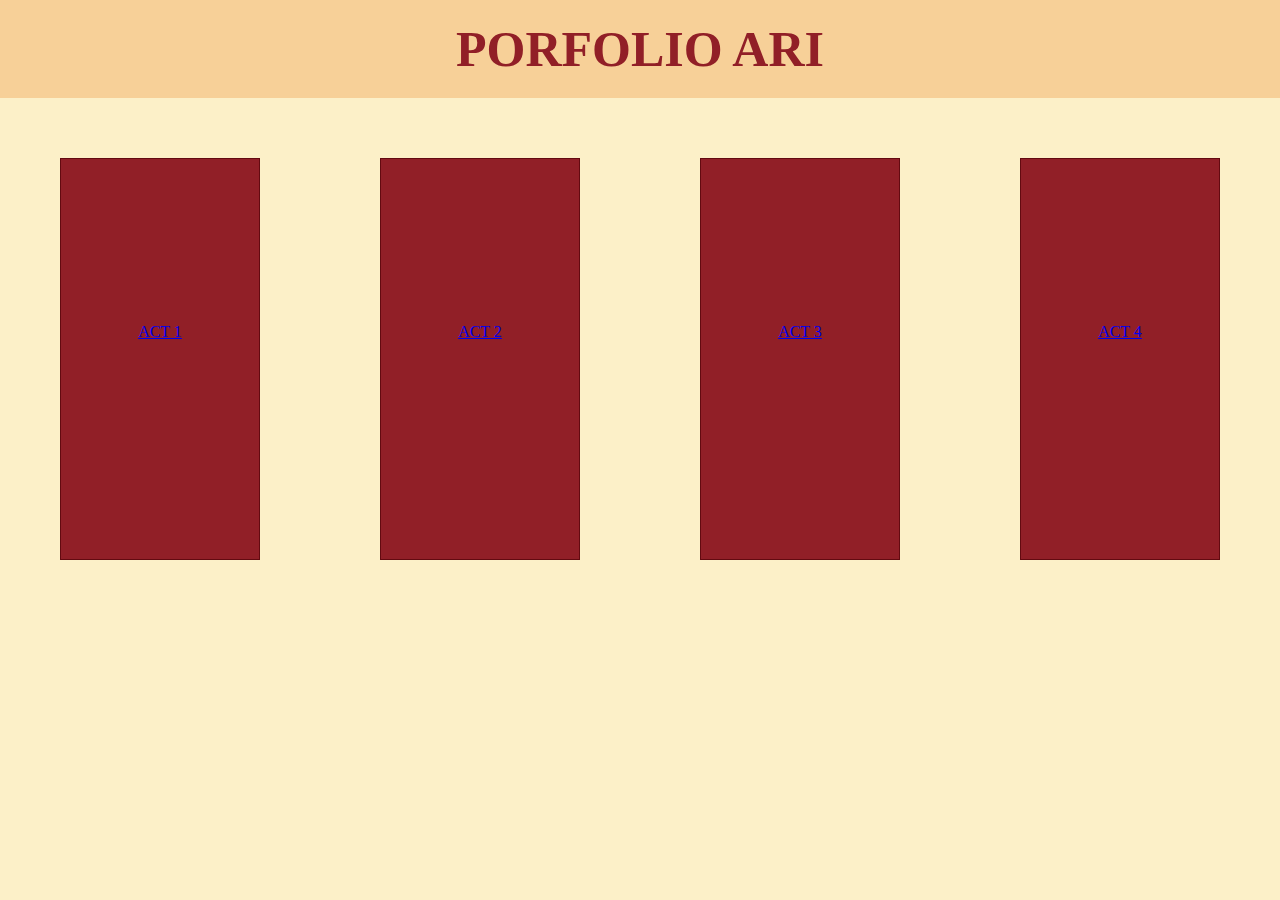
<file: index.html>
<!DOCTYPE html>
<html>
<head>
    <meta charset="UTF-8">
    <meta lang="en">
    <meta name="Ari">
    <title>Porfolio</title>
    <link rel="stylesheet" href="estilos.css">
</head>
<body>
    <header>
        <h1>PORFOLIO ARI</h1>
      </header>
      <div class="contenedor">
          
          <div class="cuadrado">
          <a href="Actividad 3/index.html" target="blank"<p>ACT 1</p></a>
        </div>  
    
         <div class="cuadrado">
          <a href="actividad 4/index.html"target="blank"<p>ACT 2</p></a>
        </div>

         <div class="cuadrado">  
          <a href="actividad 6/index.html"target="blank"<p>ACT 3</p></a>
        </div>

            <div class="cuadrado">
          <a href="semafor_gomez/index.html" target="blank"<p>ACT 4</p></a>
        </div>
      </div>
       
      </div>
    
</body>
</html>
</file>
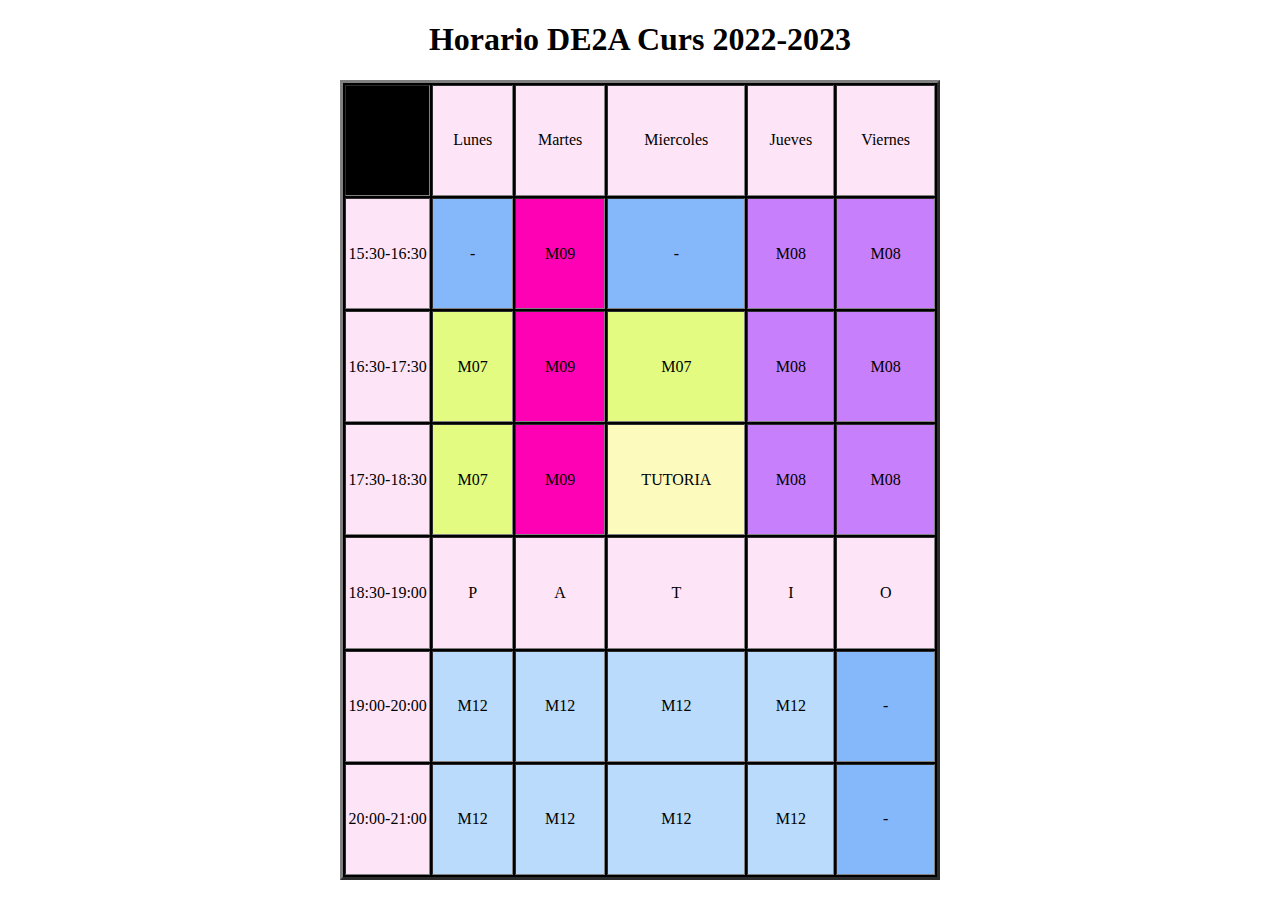
<file: Actividad 3/index.html>
<!DOCTYPE html>
<html>
  <head>
    <meta charset="utf-8">
    <meta lang="en" dir="ltr">
    <meta name="Ari">
    <title>Mi Horario de clase</title>
  </head>

  <body>
    <h1 align="center">Horario DE2A Curs 2022-2023</h1>

    <table border="3px" align="center" bgcolor="#"
    width="600px" height="800px">

        <th>
        <td  align="center" bgcolor="#FEE4F7" width="20px"height="20px">Lunes</td>
        <td align="center" bgcolor="#FEE4F7" width="20px"height="20px">Martes</td>
        <td align="center" bgcolor="#FEE4F7" width="20px"height="20px">Miercoles</td>
        <td align="center" bgcolor="#FEE4F7" width="20px"height="20px">Jueves</td>
        <td align="center" bgcolor="#FEE4F7" width="20px"height="20px">Viernes</td>

        <tr>
        <td align="center" bgcolor="#FEE4F7" width="20px"height="20px">15:30-16:30</td>
        <td align="center" bgcolor="#85B7FB" width="20px"height="20px">-</td>
        <td align="center" bgcolor="#FE01B5" width="20px"height="20px">M09</td>
        <td align="center" bgcolor="#85B7FB" width="20px"height="20px">-</td>
        <td align="center" bgcolor="#C77FFC" width="20px"height="20px">M08</td>
        <td align="center" bgcolor="#C77FFC" width="20px"height="20px">M08</td>
        <tr>
        <td align="center" bgcolor="#FEE4F7" width="20px"height="20px">16:30-17:30</td>
        <td align="center" bgcolor="#E2FB80" width="20px"height="20px">M07</td>
        <td align="center" bgcolor="#FE01B5" width="20px"height="20px">M09</td>
        <td align="center" bgcolor="#E2FB80" width="20px"height="20px">M07</td>
        <td align="center" bgcolor="#C77FFC" width="20px"height="20px">M08</td>
        <td align="center" bgcolor="#C77FFC" width="20px"height="20px">M08</td>
        <tr>
        <td align="center" bgcolor="#FEE4F7" width="20px"height="20px">17:30-18:30</td>
        <td align="center" bgcolor="#E2FB80" width="20px"height="20px">M07</td>
        <td align="center" bgcolor="#FE01B5" width="20px"height="20px">M09</td>
        <td align="center" bgcolor="#FCFABC" width="20px"height="20px">TUTORIA</td>
        <td align="center" bgcolor="#C77FFC" width="20px"height="20px">M08</td>
        <td align="center" bgcolor="#C77FFC" width="20px"height="20px">M08</td>

        <tr>
        <td align="center" bgcolor="#FEE4F7" width="20px"height="20px">18:30-19:00</td>
        <td align="center" bgcolor="#FEE4F7" width="20px"height="20px">P</td>
        <td align="center" bgcolor="#FEE4F7" width="20px"height="20px">A</td>
        <td align="center" bgcolor="#FEE4F7" width="20px"height="20px">T</td>
        <td align="center" bgcolor="#FEE4F7" width="20px"height="20px">I</td>
        <td align="center" bgcolor="#FEE4F7" width="20px"height="20px">O</td>

        <tr>
        <td align="center" bgcolor="#FEE4F7" width="20px"height="20px">19:00-20:00</td>
        <td align="center" bgcolor="#BADBFB" width="20px"height="20px">M12</td>
        <td align="center" bgcolor="#BADBFB" width="20px"height="20px">M12</td>
        <td align="center" bgcolor="#BADBFB" width="20px"height="20px">M12</td>
        <td align="center" bgcolor="#BADBFB" width="20px"height="20px">M12</td>
        <td align="center" bgcolor="#85B7FB" width="20px"height="20px">-</td>
        <tr>

        <td align="center" bgcolor="#FEE4F7" width="20px"height="20px">20:00-21:00</td>
        <td align="center" bgcolor="#BADBFB" width="20px"height="20px">M12</td>
        <td align="center" bgcolor="#BADBFB" width="20px"height="20px">M12</td>
        <td align="center" bgcolor="#BADBFB" width="20px"height="20px">M12</td>
        <td align="center" bgcolor="#BADBFB" width="20px"height="20px">M12</td>
        <td align="center" bgcolor="#85B7FB" width="20px"height="20px">-</td>



      </table>



  </body>
</html>
</file>
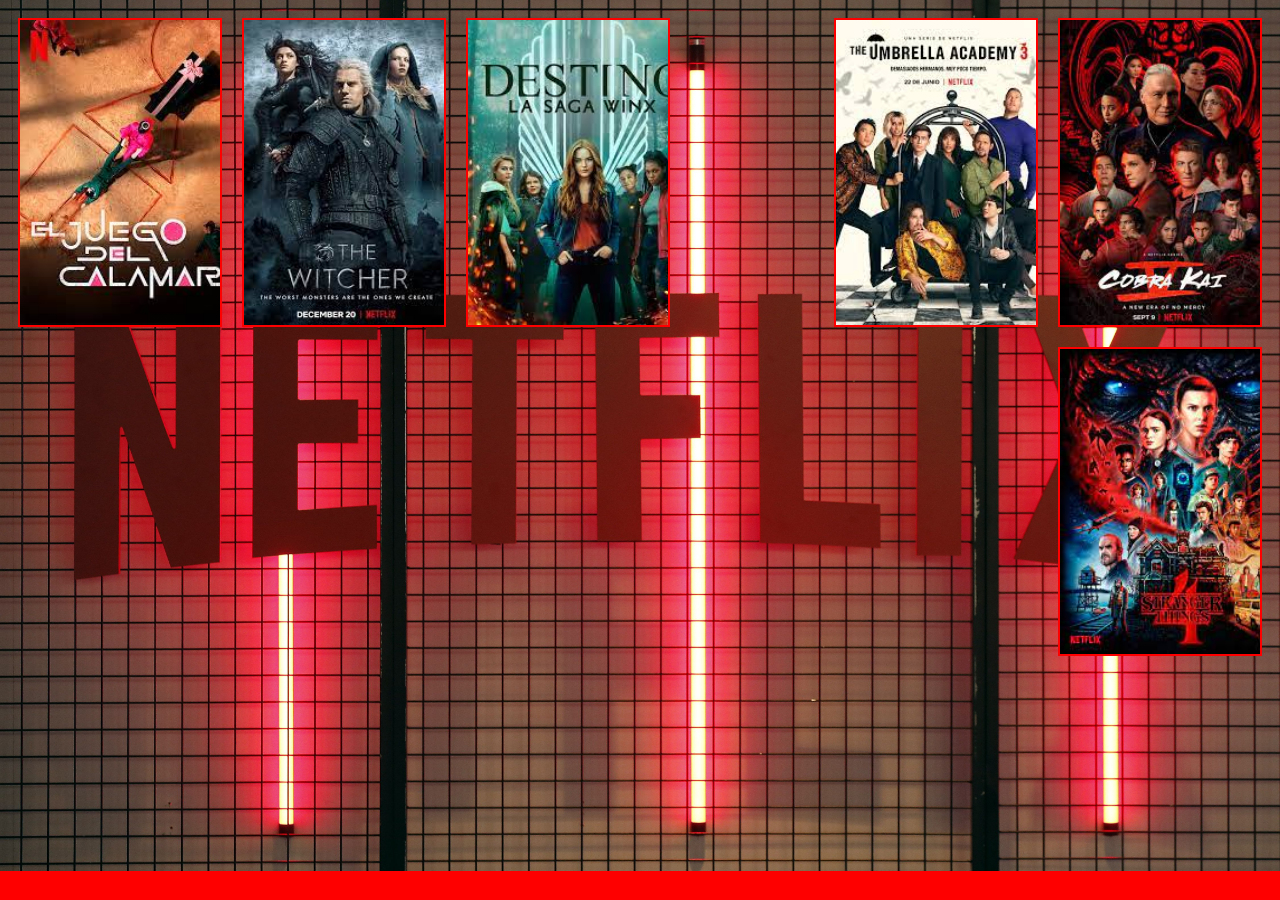
<file: actividad 4/index.html>
<!DOCTYPE html>
<html>
  <head>
    <meta charset="utf-8">
    <meta lang="en" dir="ltr">
    <meta name="ARI">
    <title>ESTILOS</title>
    <link rel="stylesheet" href="estils.css">
  </head>
  <body>

  <div id="contenidor">
    <div id="div1" class="cuadraditos"></div>
    <div id="div2" class="cuadraditos"></div>
    <div id="div3" class="cuadraditos"></div>
    <div id="div4" class="cuadraditos"></div>
    <div id="div5" class="cuadraditos"></div>
    <div id="div6" class="cuadraditos"></div>
  </div>

  </body>
</html>
</file>
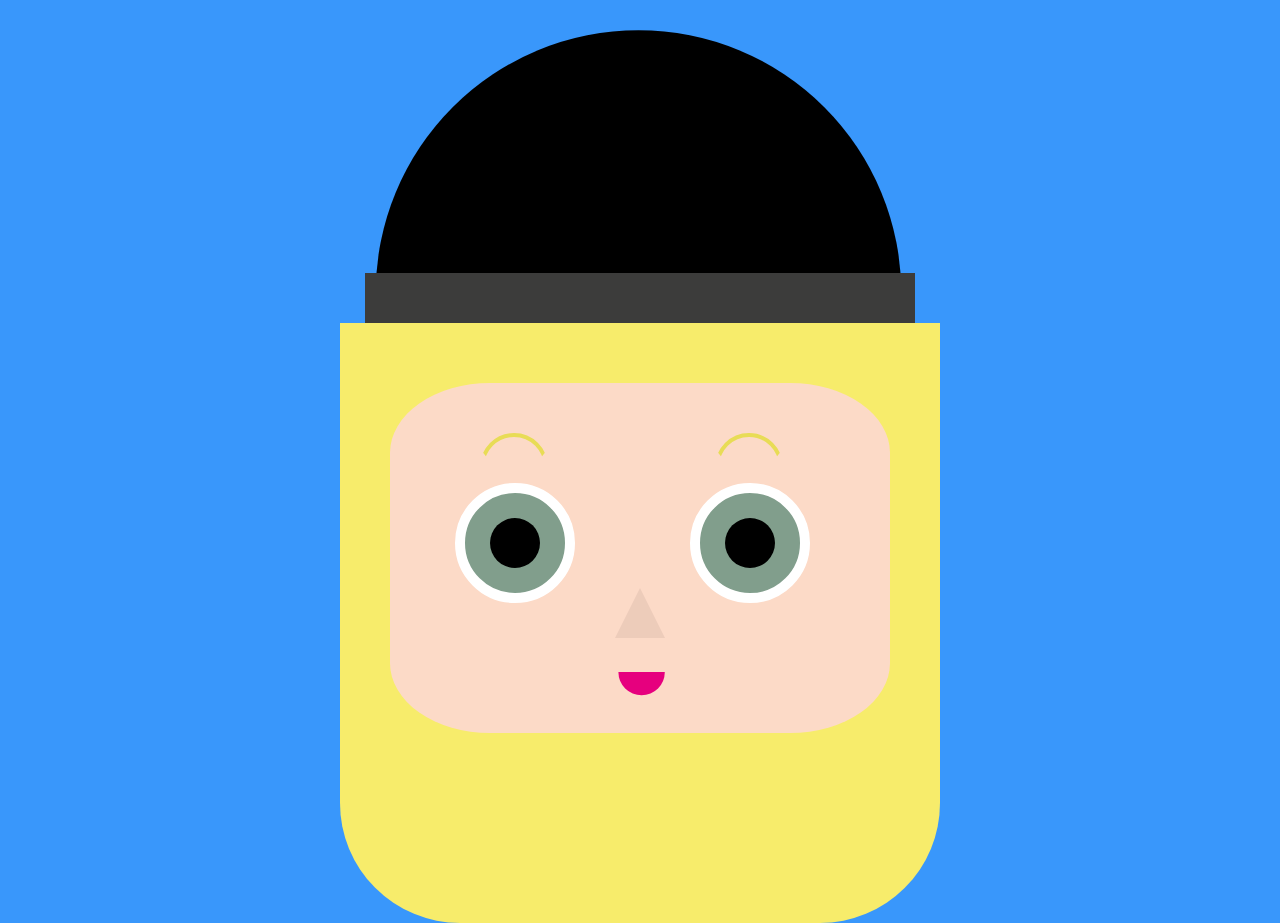
<file: actividad 6/index.html>
<!DOCTYPE html>
<html>
  <head>
    <meta charset="utf-8">
    <meta lang="en">
    <meta name="ari">
    <title>Mi Retrato</title>
    <link rel="stylesheet" href="estils.css">
  </head>
  <body>
    <div id=contenedor>
    <div id="gorro"></div>
    <div id="gorro2"></div>
    <div id="pelo">
      <div id="cara">
        <div class="ojos" id="ojo1"><div class="pupila" id="pupila1"></div></div>
        <div class="ojos" id="ojo2"><div class="pupila" id="pupila2"></div></div>
        <div id="nariz"></div>
        <div id="boca"></div>
        <div class="ceja" id="ceja1"></div>
        <div class="ceja" id="ceja2"></div>
    </div>










  </body>
</html>
</file>
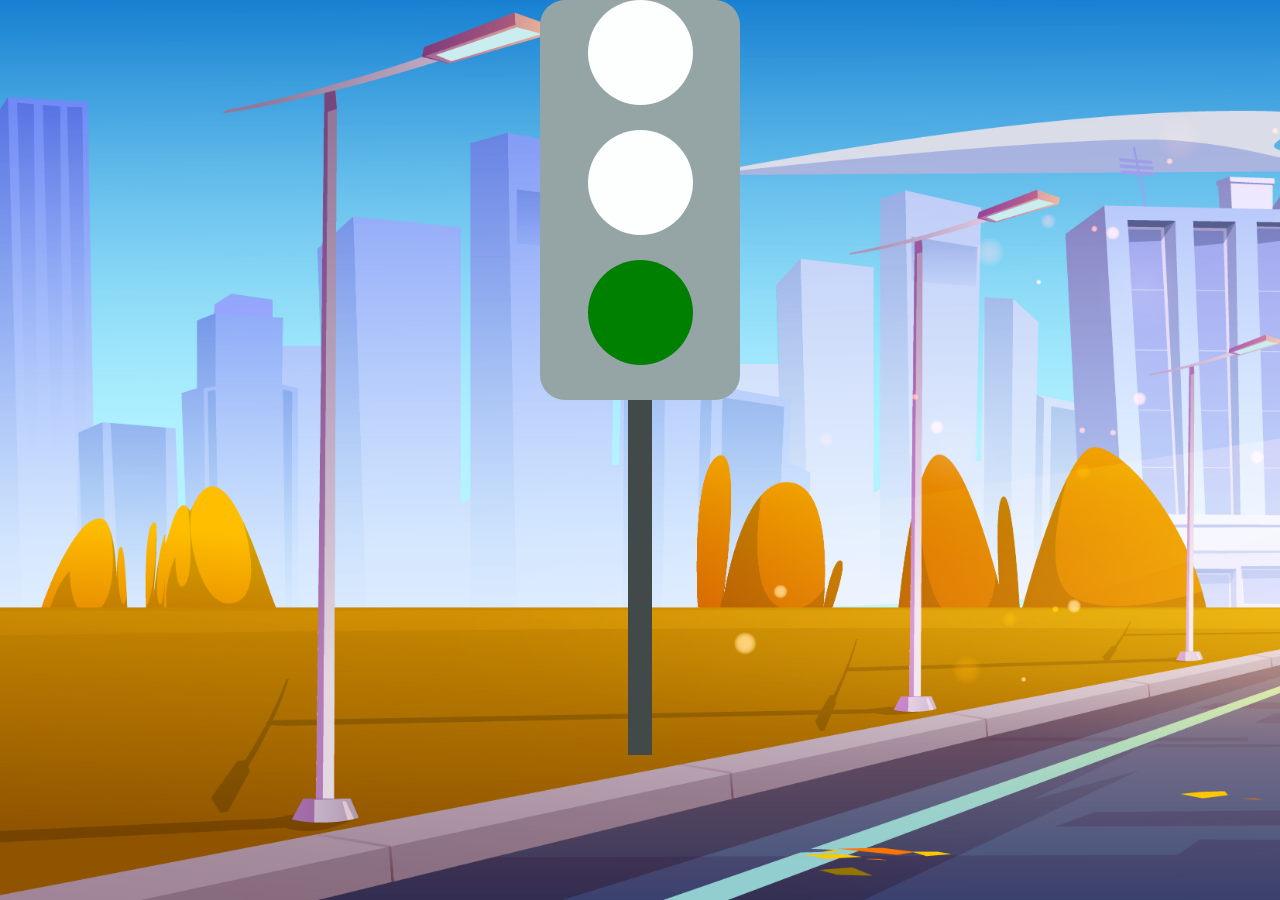
<file: semafor_gomez/index.html>
<!DOCTYPE html>
<html>
  <head>
    <meta charset="utf-8">
    <meta lang="en">
    <meta name="ARI">
    <link rel="stylesheet" href="Estils.css">
    <title>SEMAFORO</title>
  </head>
  <body>
    
    <div id="semaforo">
        <div id="luzroja"></div>
        <div id="luzamarilla"></div>
        <div id="luzverde"></div>
    </div>
    <div id="semaforopalo"></div>
    </div>

  </body>
</html>
</file>
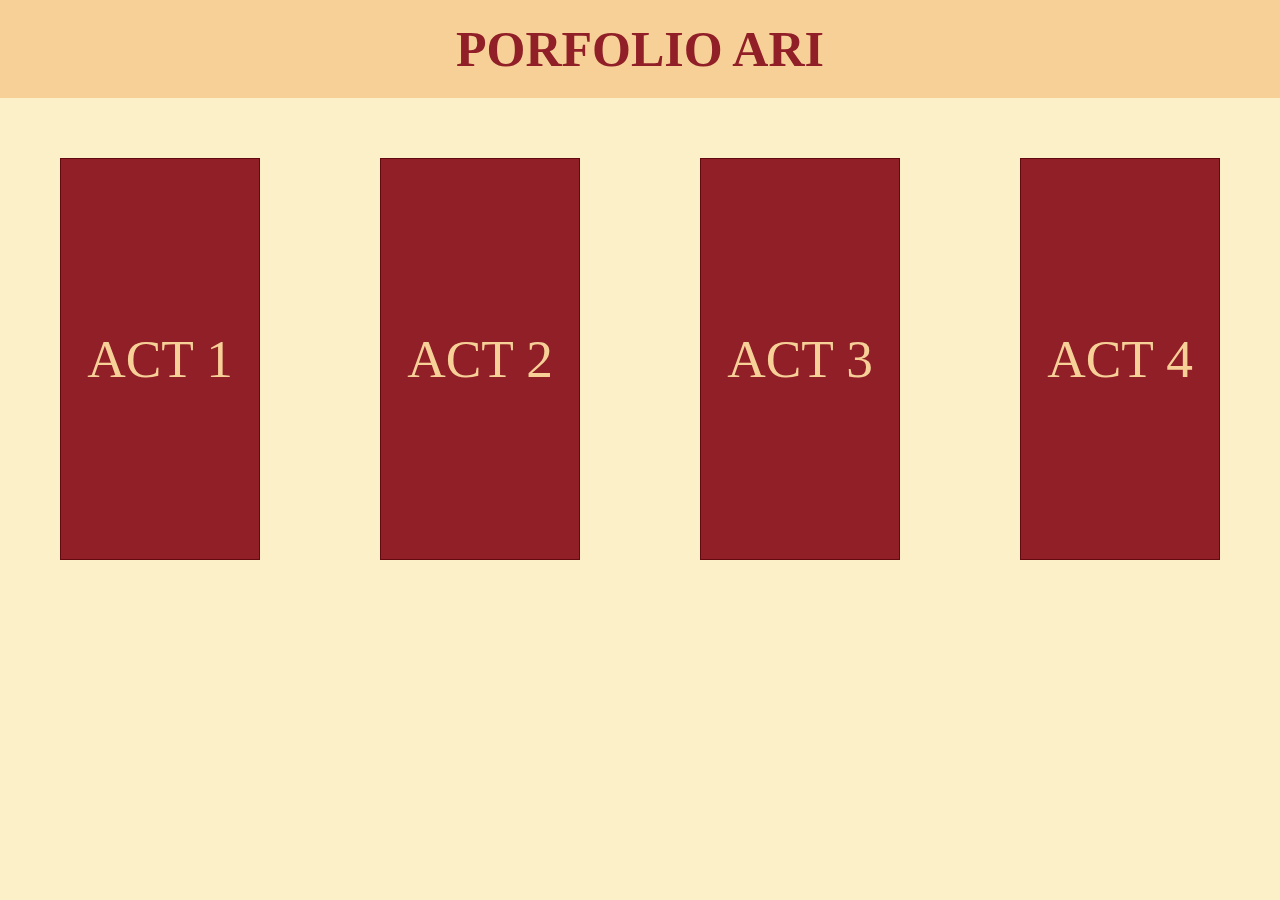
<file: indice.html>
<!DOCTYPE html>
<html>
<head>
    <meta charset="UTF-8">
    <meta lang="en">
    <meta name="Ari">
    <title>Porfolio</title>
    <link rel="stylesheet" href="estilos.css">
</head>
<body>
    <header>
        <h1>PORFOLIO ARI</h1>
      </header>
      <div class="contenedor">
        <div class="cuadrado">
          <p>ACT 1</p>
        </div>
        <div class="cuadrado">
          <p>ACT 2</p>
        </div>
        <div class="cuadrado">
          <p>ACT 3</p>
        </div>
        <div class="cuadrado">
          <p>ACT 4</p>
        </div>
      </div>
       
      </div>
    
</body>

<footer>
    <div id="div10"></div>
    </footer>
</html>
</file>
<file: estilos.css>
body{
    background-color:#FCF0C8;
    margin:0;
    padding:0;
}

 header {
  background-color: #F7D098;
  color: #911F27;
  font-family: "HighSociety";
  text-align: center;
  padding: 20px;
}

h1 {
  font-size: 50px;
  margin: 0;
}
  
.contenedor {
  display: flex;
  justify-content: center;
  align-items: center;
}

.cuadrado {
  width: 400px;
  height: 400px;
  background-color: #911F27;
  border: 1px solid #630A10;
  margin: 60px;
  display: flex;
  justify-content: center;
  align-items: center;
}

.cuadrado p {
  text-align: center;
  font-family:"HighSociety";font-size: 40pt;
  color:#F7D098;
}
</file>
<file: actividad 4/estils.css>
body{
  background-color: red;
  background-image: url(netflix.jpeg);
  background-size:cover;
  background-repeat: no-repeat;
}
#contenidor {
  background-color: blue;

}
.cuadraditos {
  height: 305px;
  width: 200px;
  background-color: red;
  margin: 10px;
  font-size: 40px;
  text-align: center;
  line-height: 5px;
  border: 2px solid red;
  border-radius: 25;
  float:left;
}

#div1 {
  background-color:powderblue;
  border: 2px solid red;
  background-image: url(eljuegodelcalamar.jpeg);
  background-size:cover;
  float:left;
}

#div2 {
  background-color:lightskyblue;
  background-image: url(thewitcher.jpeg);
  background-size: cover;
  border: 2px solid red;
  float:left;

}
#div3 {
  background-color:skyblue;
  background-image: url(lasagawinx.jpeg);
  background-size: cover;
  border: 2px solid red;
  float:left;
}
#div4 {
  background-color:lightskyblue;
  background-image: url(cobrakai.jpeg);
  background-size: cover;
  border: 2px solid red;
  float:right;
}
#div5 {
  background-color:deepskyblue;
  background-image: url(theumbrellaacademy.jpeg);
  background-size: cover;
  border: 2px solid red;
  float:right;
}
#div6 {
  background-color:dodgerblue;
  background-image: url(strangerthings.jpeg);
  background-size: cover;
  border: 2px solid red;
  float:right;
}
</file>
<file: actividad 6/estils.css>
body {
  background-color: #3997FB;
  display: flex;
  flex-direction: row;
  justify-content: center;
  align-items: center;
}

#contenedor{


width:800px;
height: 800px;
background-color:#3997FB;
position: absolute;
margin-top:1030px;



}

#gorro {
  background-color: black;
  width: 550px;
  height: 500px;
  clip-path: circle(50% at 51% 100%);
  rotate: (90deg);
  position: absolute;
  top:-330px;
  left:118px;
  z-index: 5
}

#gorro2 {
  background-color: #3C3C3B;
  width: 550px;
  height: 50px;
  position: absolute;
  top:150px;
  left:125px;
  z-index: 5
}

#pelo{
  height: 600px;
  width: 600px;
  background-color:#F7EC6B;
  position: absolute;
  top: 200px;
  left:100px;
  border-radius: 0% 0% 20% 20%;
}

#cara{
  width: 500px;
  height: 350px;
  background-color:#FCDAC7;
  border-radius:20%;
  position: absolute;
  top: 60px;
  left:50px;
}

.ojos{
  height: 100px;
  width: 100px;
  border:10px solid #FFFFFF;
  background-color: #819E8C;
  border-radius: 100%;
  position: absolute;
}

#ojo1{
  top: 100px;
  left:65px;
}

#ojo2{
  top:100px;
  left:300px;

}

#nariz{
  clip-path: polygon(50% 0, 0% 100%, 100% 100%);
  height:50px;
  width:50px;
  background-color: #EDCCBA;
  position: absolute;
  top:205px;
  left:225px;
}

#boca{
  clip-path: circle(14.5% at 51% 0);
  height:160px;
  width:160px;
  background-color: #E6007E;
  position: absolute;
  top:289px;
  left:170px
}

.pupila{
  height:50px;
  width:50px;
  background-color:black;
  border-radius: 100%;
  position: relative;
  left: 25px;
  top: 25px;
}

#pupila1{
}

#pupila2{
}

.cejas{
  clip-path: circle(53.9% at 50% 100%);
  height:60px;
  width:60px;
  border: 4px solid #E8DC56;
  position:absolute;
  top:340px;
  border-radius: 100%;
  transform:rotate(180deg);
}

#ceja1{
  clip-path: circle(53.9% at 50% 100%);
  height:60px;
  width:60px;
  border: 4px solid #E8DC56;
  position:absolute;
  top:50px;
  left:90px;
  border-radius: 100%;
  transform:rotate(180deg);
}

#ceja2{
  clip-path: circle(53.9% at 50% 100%);
  height:60px;
  width:60px;
  border: 4px solid #E8DC56;
  position:absolute;
  top:50px;
  left:325px;
  border-radius: 100%;
  transform:rotate(180deg);
}
</file>
<file: semafor_gomez/Estils.css>
body{
background-image: url(img/carretera.jpg);
 background-size: 3000px;
 background-repeat: no-repeat;
 margin:0px;
 padding: 0px;
 
  flex-direction: row;
  justify-content: center;
  align-items: center;  
}

#semaforo{
margin:0 auto;
background-color:#95A5A6;
width: 200px;
height: 400px;
border-radius:25px;

}

#semaforopalo{
    margin:0 auto;
    background-color:#424949;
    width: 24px;
    height: 355px;
}

#luzroja{
margin:0 auto;
height:105px;
width: 105px;
background-color: #FDFEFE;
border-radius: 100%;
margin-bottom: 25px ;
}

#luzamarilla{
    margin:0 auto;
    height: 105px;
    width: 105px;
    background-color: #FDFEFE;
    border-radius: 100%; 
    margin-bottom: 25px; 
}

#luzverde{
    margin:0 auto;
    height: 105px;
    width: 105px;
    background-color:#FDFEFE ;
    border-radius: 100%; 
    margin-bottom: 25px;  
}

@media only screen and (max-width:650px) {
    #luzroja{
        background-color: red;   
    }    
}

@media only screen and (min-width:651px) and (max-width:1000px) {
    #luzamarilla{
        background-color: yellow;
    }
}

@media only screen and (min-width:1001px) {
    #luzverde{
        background-color: green;
    }
}
</file>
